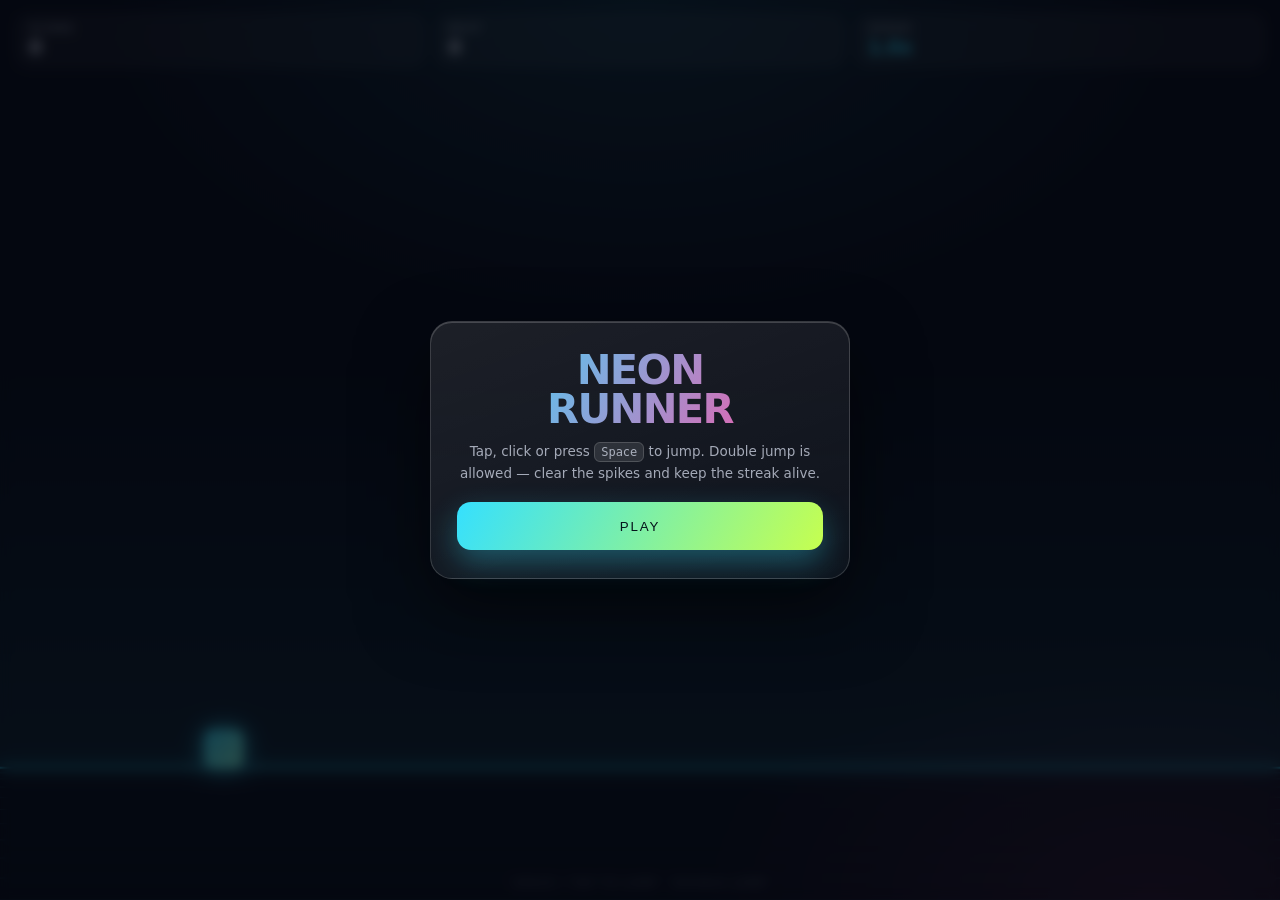
<file: gamehosting/demo/index.html>
<!DOCTYPE html>
<html lang="en">
<head>
    <meta charset="UTF-8">
    <meta name="viewport" content="width=device-width, initial-scale=1.0, user-scalable=no">
    <title>Neon Runner</title>
    <link rel="stylesheet" href="style.css">
</head>
<body>
    <div class="game">
        <header class="hud">
            <div class="hud-item"><span>SCORE</span><b id="score">0</b></div>
            <div class="hud-item"><span>BEST</span><b id="best">0</b></div>
            <div class="hud-item speed"><span>SPEED</span><b id="speed">1.0x</b></div>
        </header>
        <canvas id="game"></canvas>
        <div class="overlay" id="overlay">
            <div class="panel">
                <h1>NEON<br>RUNNER</h1>
                <p>Tap, click or press <kbd>Space</kbd> to jump. Double jump is allowed — clear the spikes and keep the streak alive.</p>
                <button id="startBtn" type="button">Play</button>
            </div>
        </div>
        <div class="hint" id="hint">space / tap to jump · double jump</div>
    </div>
    <script src="script.js"></script>
</body>
</html>
</file>
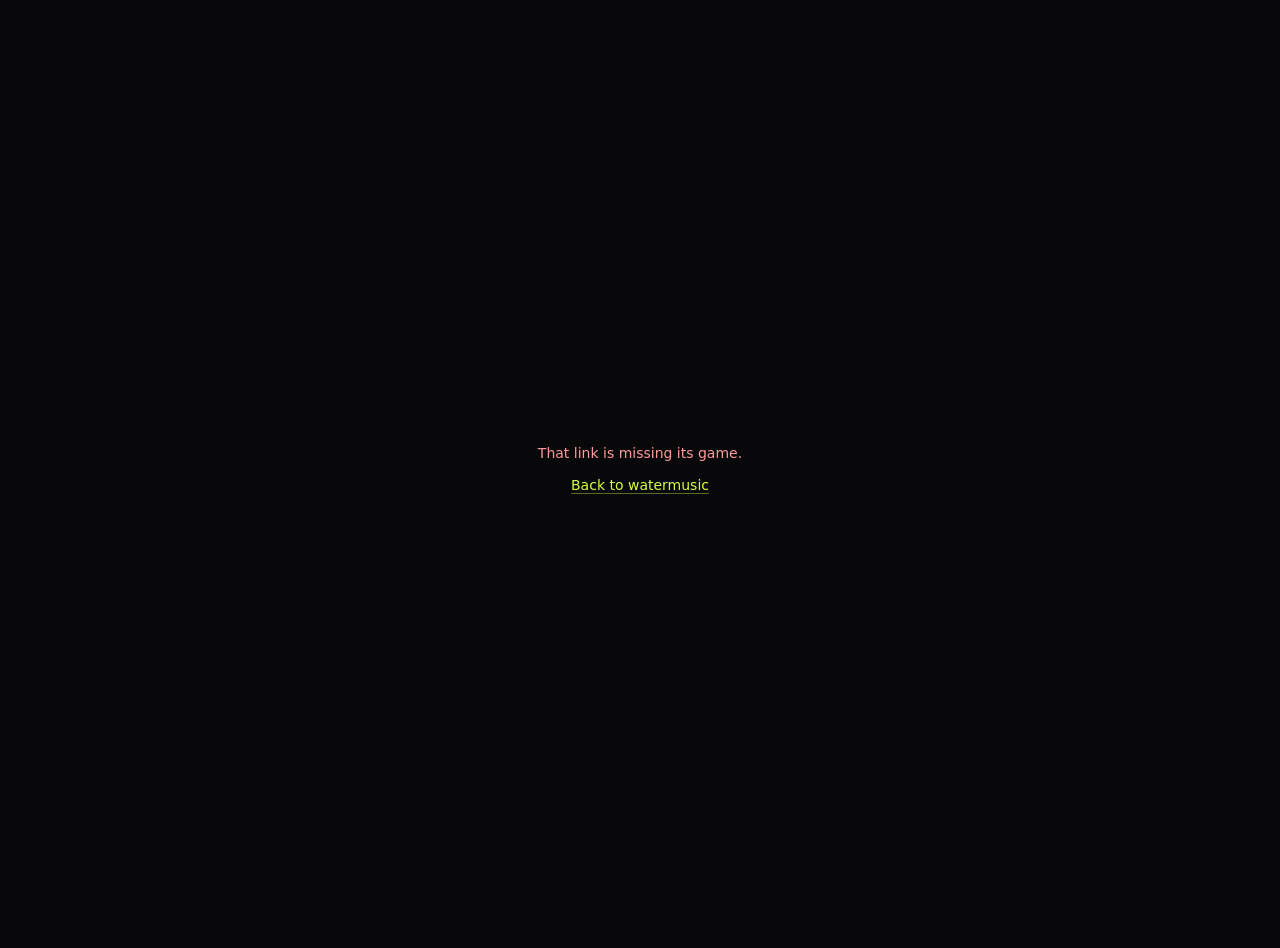
<file: fnaf.html>
<!DOCTYPE html>
<html lang="en" data-theme="midnight">
<head>
    <meta charset="UTF-8">
    <meta name="viewport" content="width=device-width, initial-scale=1.0">
    <title>Starting FNAF…</title>
    <link rel="icon" type="image/png" href="favicon.png">
    <style>
        html, body { height: 100%; }
        body {
            margin: 0; display: grid; place-items: center; text-align: center;
            background: #08080b; color: #f2f3f5; padding: 24px;
            font: 400 14px/1.6 'Outfit', system-ui, -apple-system, 'Segoe UI', sans-serif;
        }
        .spin {
            width: 26px; height: 26px; margin: 0 auto 14px; border-radius: 50%;
            border: 2px solid rgba(255,255,255,.14); border-top-color: #d7ff3e;
            animation: turn .7s linear infinite;
        }
        @keyframes turn { to { transform: rotate(360deg); } }
        p { margin: 0 0 10px; color: #9a9aa5; }
        .err { display: none; max-width: 46ch; color: #ff9a9a; }
        a { color: #d7ff3e; text-decoration: none; border-bottom: 1px solid rgba(215,255,62,.4); }
    </style>
</head>
<body>
    <div>
        <div class="spin" id="spin"></div>
        <p id="msg">Getting the game…</p>
        <p class="err" id="err"></p>
        <p><a href="./index.html" id="back">Back to watermusic</a></p>
    </div>
<script>
/* The Clickteam FNAF builds are ~2.6 GB in total, which is more than this whole
   site is allowed to hold, so they stay on a CDN. This page runs on our own
   domain and starts the game from here: the address bar never leaves the site.
   One catch: a CDN hands an .html file back as plain text, so a tab pointed at
   it would print the source, and a script tag with the wrong MIME type would be
   blocked. Fetching the page and writing it into this document fixes both. */
(function () {
    'use strict';

    var HOSTS = {
        // cdn.jsdelivr.net is already used for covers, so it is not a new domain
        jsdelivr: 'https://cdn.jsdelivr.net/gh/irv77/hd_fnaf@main/',
        // jsdelivr refuses files over 20 MB; Sister Location's resources are 36 MB
        githack: 'https://raw.githack.com/irv77/hd_fnaf/main/'
    };

    var msg = document.getElementById('msg');
    var spin = document.getElementById('spin');
    var err = document.getElementById('err');
    var params = new URLSearchParams(location.search);
    var game = String(params.get('g') || '').replace(/[^A-Za-z0-9_-]/g, '');
    var host = HOSTS[params.get('h')] || HOSTS.jsdelivr;

    function fail(text) {
        spin.style.display = 'none';
        msg.style.display = 'none';
        err.textContent = text;
        err.style.display = 'block';
    }

    if (!game) { fail('That link is missing its game.'); return; }

    /* a game that asks for "src/main.js" has to resolve it next to the game, not
       next to this page, so every document gets a <base> for the CDN folder */
    function withBase(html, dir) {
        if (/<base[\s>]/i.test(html)) return html;
        var tag = '<base href="' + dir + '">';
        if (/<head[^>]*>/i.test(html)) return html.replace(/<head[^>]*>/i, function (m) { return m + tag; });
        if (/<html[^>]*>/i.test(html)) return html.replace(/<html[^>]*>/i, function (m) { return m + '<head>' + tag + '</head>'; });
        return tag + html;
    }

    var dir = host + game + '/';
    msg.textContent = 'Getting the game…';

    fetch(dir + 'index.html', { cache: 'default' })
        .then(function (res) {
            if (!res.ok) throw new Error('HTTP ' + res.status);
            return res.text();
        })
        .then(function (html) {
            msg.textContent = 'Starting…';
            document.open();
            document.write(withBase(html, dir));
            document.close();
        })
        .catch(function (e) {
            fail('That game could not be loaded (' + (e && e.message ? e.message : 'network error') + '). ' +
                'It may be blocked on this network.');
        });
})();
</script>
</body>
</html>
</file>
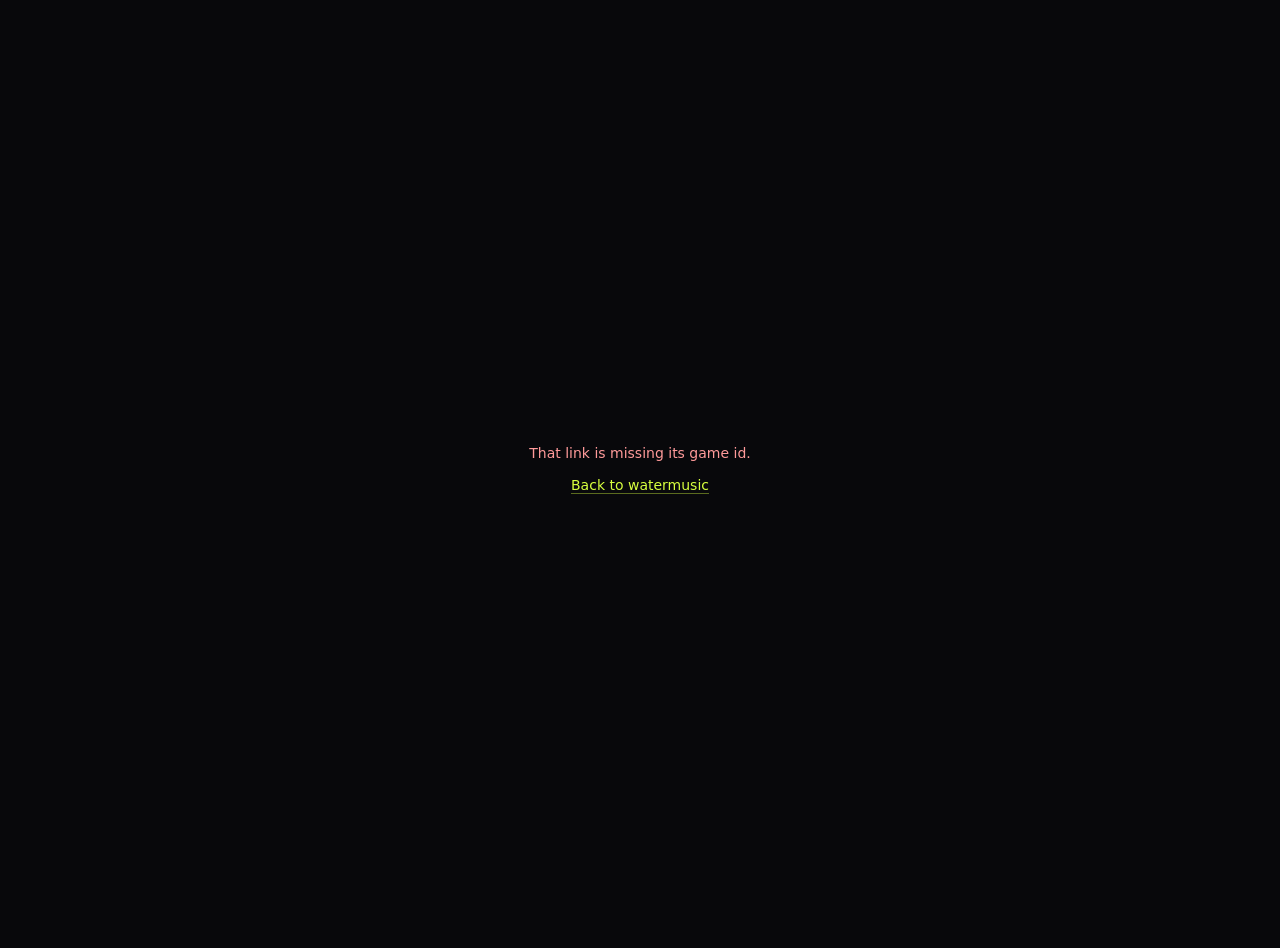
<file: play.html>
<!DOCTYPE html>
<html lang="en" data-theme="midnight">
<head>
    <meta charset="UTF-8">
    <meta name="viewport" content="width=device-width, initial-scale=1.0">
    <title>Starting game…</title>
    <link rel="icon" type="image/png" href="favicon.png">
    <style>
        html, body { height: 100%; }
        body {
            margin: 0; display: grid; place-items: center; text-align: center;
            background: #08080b; color: #f2f3f5; padding: 24px;
            font: 400 14px/1.6 'Outfit', system-ui, -apple-system, 'Segoe UI', sans-serif;
        }
        .spin {
            width: 26px; height: 26px; margin: 0 auto 14px; border-radius: 50%;
            border: 2px solid rgba(255,255,255,.14); border-top-color: #d7ff3e;
            animation: turn .7s linear infinite;
        }
        @keyframes turn { to { transform: rotate(360deg); } }
        p { margin: 0 0 10px; color: #9a9aa5; }
        .err { display: none; max-width: 44ch; color: #ff9a9a; }
        a { color: #d7ff3e; text-decoration: none; border-bottom: 1px solid rgba(215,255,62,.4); }
    </style>
</head>
<body>
    <div>
        <div class="spin" id="spin"></div>
        <p id="msg">Starting the game…</p>
        <p class="err" id="err"></p>
        <p><a href="./index.html" id="back">Back to watermusic</a></p>
    </div>
<script>
/* Old bookmarks and links point at play.html?id=NN. The games are real files on
   this server now (gamehosting/gnmath/), so this page just looks the file up in
   the manifest and sends the tab straight there. */
(function () {
    'use strict';
    var msg = document.getElementById('msg');
    var spin = document.getElementById('spin');
    var err = document.getElementById('err');
    var id = new URLSearchParams(location.search).get('id') || '';

    function fail(text) {
        spin.style.display = 'none';
        msg.style.display = 'none';
        err.textContent = text;
        err.style.display = 'block';
    }

    if (!/^\d+$/.test(id)) { fail('That link is missing its game id.'); return; }

    msg.textContent = 'Finding the game…';
    fetch('./data/zones.json', { cache: 'default' })
        .then(function (res) {
            if (!res.ok) throw new Error('HTTP ' + res.status);
            return res.json();
        })
        .then(function (list) {
            var zone = (Array.isArray(list) ? list : []).filter(function (z) { return String(z.id) === id; })[0];
            var url = zone ? String(zone.url || '').replace('{HTML_URL}', './gamehosting/gnmath').replace('{COVER_URL}', '') : '';
            if (!url || url.indexOf('gamehosting/') === -1) throw new Error('that game is no longer in the list');
            msg.textContent = 'Starting the game…';
            location.replace(url);
        })
        .catch(function (e) {
            fail('That game could not be opened (' + (e && e.message ? e.message : 'network error') + ').');
        });
})();
</script>
</body>
</html>
</file>
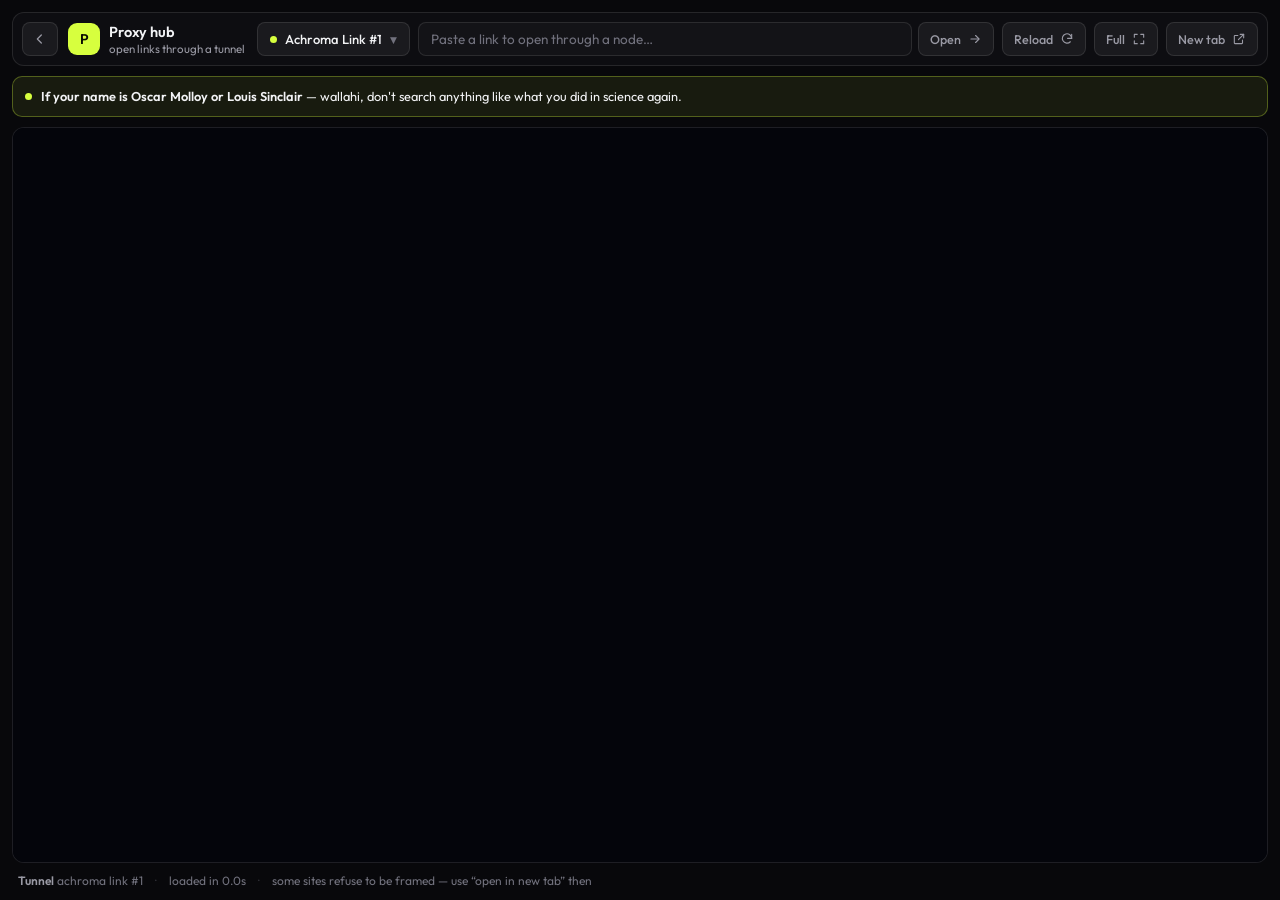
<file: proxy.html>
<!DOCTYPE html>
<html lang="en" data-theme="midnight">
<head>
    <meta charset="UTF-8">
    <meta name="viewport" content="width=device-width, initial-scale=1.0, viewport-fit=cover">
    <title>Proxy · watermusic</title>
    <meta name="theme-color" content="#05060c">
    <link rel="icon" type="image/png" href="favicon.png">
    <link rel="preconnect" href="https://fonts.googleapis.com">
    <link rel="preconnect" href="https://fonts.gstatic.com" crossorigin>
    <link href="https://fonts.googleapis.com/css2?family=Outfit:wght@200..800&family=JetBrains+Mono:wght@400..700&display=swap" rel="stylesheet">
<style>
:root{
    --bg:#08080b;
    --text:#f2f3f5;
    --text-rgb:242,243,245;
    --muted:#9a9aa5;
    --muted-2:#71717d;
    --accent:#d7ff3e;
    --accent-rgb:215,255,62;
    --accent-ink:#0a0c02;
    --glass:rgba(255,255,255,.026);
    --glass-strong:rgba(255,255,255,.055);
    --glass-solid:#0d0d11;
    --border:rgba(255,255,255,.1);
    --border-strong:rgba(255,255,255,.2);
    --blur:16px;
    --font:'Outfit', system-ui, -apple-system, 'Segoe UI', Roboto, sans-serif;
    --font-mono:'JetBrains Mono', ui-monospace, monospace;
}
html[data-theme="amoled"]{--bg:#000;--glass-solid:#070707}
html[data-theme="ocean"]{--bg:#04121c;--glass-solid:#0a1a24}
html[data-theme="light"]{
    --bg:#f3f3ef;--text:#0b0b0d;--text-rgb:11,11,13;--muted:#5b5b64;--muted-2:#71717d;
    --glass:rgba(255,255,255,.72);--glass-strong:#fff;--glass-solid:#fff;
    --border:rgba(0,0,0,.13);--border-strong:rgba(0,0,0,.28);
    --accent-ink:#0b1000;
}
*{box-sizing:border-box}
html,body{height:100%}
body{
    margin:0;background:var(--bg);color:var(--text);
    font-family:var(--font);font-size:15px;display:flex;flex-direction:column;
    overflow:hidden;-webkit-font-smoothing:antialiased;
}
::selection{background:rgba(var(--accent-rgb),.4)}
a{color:inherit;text-decoration:none}
button{font-family:inherit;color:inherit}
::-webkit-scrollbar{width:10px;height:10px}
::-webkit-scrollbar-thumb{background:rgba(var(--text-rgb),.18);border-radius:99px}

.wrap{position:relative;z-index:2;display:flex;flex-direction:column;height:100%;padding:12px;gap:10px}

/* ---------- top bar ---------- */
.bar{
    display:flex;align-items:center;gap:8px;
    padding:9px;border-radius:12px;flex:none;flex-wrap:wrap;
    background:var(--glass-solid);border:1px solid var(--border);
}
.brand{display:flex;align-items:center;gap:9px;padding:0 4px 0 2px;flex:none}
.brand .mark{
    width:32px;height:32px;border-radius:9px;display:grid;place-items:center;
    font-weight:600;font-size:14px;color:var(--accent-ink);
    background:var(--accent);
}
.brand .name{font-weight:600;font-size:14.5px;letter-spacing:-.01em;white-space:nowrap}
.brand .sub{font-size:11.5px;color:var(--muted);white-space:nowrap}

.icon-btn{
    width:36px;height:34px;flex:none;border-radius:8px;display:grid;place-items:center;
    background:var(--glass-strong);border:1px solid var(--border);
    color:var(--muted);cursor:pointer;transition:color .14s, background .14s, border-color .14s;
}
.icon-btn:hover{color:var(--text);background:rgba(var(--text-rgb),.09);border-color:var(--border-strong)}
.icon-btn svg{width:16px;height:16px}
.icon-btn.labeled{width:auto;padding:0 11px;display:inline-flex;align-items:center;gap:7px;font-size:12.5px;font-weight:500;white-space:nowrap}
.icon-btn.labeled svg{width:14px;height:14px}
.spacer{flex:1}

/* ---------- node dropdown ---------- */
.node-wrap{position:relative;flex:none}
.node-btn{
    display:flex;align-items:center;gap:8px;
    height:34px;padding:0 12px;border-radius:8px;
    background:var(--glass-strong);border:1px solid var(--border);
    color:var(--text);font-size:13px;font-weight:500;cursor:pointer;
    transition:background .14s, border-color .14s;white-space:nowrap;
}
.node-btn:hover{background:rgba(var(--text-rgb),.09);border-color:var(--border-strong)}
.status-dot{width:7px;height:7px;border-radius:50%;background:var(--accent);flex:none}
.node-btn .arrow{font-size:9px;color:var(--muted-2)}
.node-menu{
    position:absolute;left:0;top:calc(100% + 6px);z-index:40;
    min-width:250px;padding:5px;border-radius:10px;display:none;flex-direction:column;gap:2px;
    background:var(--glass-solid);border:1px solid var(--border-strong);
    box-shadow:0 22px 50px -22px rgba(0,0,0,.8);
}
.node-menu.open{display:flex}
.node-menu button{
    display:flex;align-items:center;gap:9px;width:100%;
    padding:9px 11px;border-radius:7px;border:none;background:none;
    color:var(--muted);font-size:13px;font-weight:400;text-align:left;cursor:pointer;
}
.node-menu button:hover{background:rgba(var(--text-rgb),.07);color:var(--text)}
.node-menu button.on{background:rgba(var(--text-rgb),.09);color:var(--text)}
.node-menu button .dot{width:6px;height:6px;border-radius:50%;background:var(--accent);flex:none;opacity:.45}
.node-menu button.on .dot{opacity:1}
.node-menu .url{font-size:11.5px;color:var(--muted-2);margin-left:auto}

/* ---------- custom url ---------- */
.field{display:flex;align-items:center;gap:6px;flex:1;min-width:190px}
.field input{
    flex:1;min-width:0;height:34px;padding:0 12px;border-radius:8px;
    background:var(--glass);border:1px solid var(--border);
    color:var(--text);font:400 13.5px var(--font);outline:none;
    transition:border-color .14s, background .14s;
}
.field input::placeholder{color:var(--muted-2)}
.field input:focus{border-color:var(--border-strong);background:var(--glass-strong)}

/* ---------- stage ---------- */
.stage{
    position:relative;flex:1;min-height:0;
    border-radius:12px;overflow:hidden;
    background:#04050b;border:1px solid var(--border);
}
#frame{width:100%;height:100%;border:none;display:block;background:#04050b}
.loader{
    position:absolute;inset:0;z-index:3;
    display:flex;flex-direction:column;align-items:center;justify-content:center;gap:14px;
    background:rgba(5,6,12,.97);
    color:var(--text);text-align:center;padding:24px;transition:opacity .3s;
}
.loader.hide{opacity:0;pointer-events:none}
.spinner{
    width:30px;height:30px;border-radius:50%;
    border:2px solid rgba(var(--text-rgb),.14);border-top-color:var(--accent);
    animation:spin .85s linear infinite;
}
@keyframes spin{to{transform:rotate(360deg)}}
.loader-title{font-size:14px;font-weight:600}
.loader-sub{font-size:13px;color:var(--muted);max-width:44ch;line-height:1.55}
.hint-row{display:flex;gap:8px;flex-wrap:wrap;justify-content:center;margin-top:2px}
.hint-row button{
    height:34px;padding:0 13px;border-radius:8px;
    background:var(--glass-strong);border:1px solid var(--border);
    color:var(--text);font-size:12.5px;font-weight:500;cursor:pointer;
}
.hint-row button:hover{background:rgba(var(--text-rgb),.1);border-color:var(--border-strong)}

.footbar{
    display:flex;align-items:center;gap:12px;flex-wrap:wrap;
    padding:0 6px;font-size:12px;color:var(--muted-2);flex:none;
}
.footbar b{color:var(--muted);font-weight:600}
.dot-sep{opacity:.4}

/* ---------- notice ---------- */
.notice{
    display:flex;align-items:flex-start;gap:9px;flex:none;
    padding:10px 12px;border-radius:10px;
    background:rgba(var(--accent-rgb),.08);
    border:1px solid rgba(var(--accent-rgb),.3);
    font-size:12.8px;line-height:1.5;
}
.notice p{margin:0}
.notice b{font-weight:600}
.notice-dot{width:7px;height:7px;border-radius:50%;background:var(--accent);flex:none;margin-top:6px}

@media (max-width:860px){
    .icon-btn.labeled{padding:0;width:36px;gap:0}
    .icon-btn.labeled span{display:none}
}
@media (max-width:720px){
    .wrap{padding:8px;gap:8px}
    .brand .sub{display:none}
    .node-btn span:not(.status-dot):not(.arrow){max-width:110px;overflow:hidden;text-overflow:ellipsis}
    .footbar{display:none}
    .stage{border-radius:10px}
}
</style>
</head>
<body>
<div class="wrap">
    <div class="bar glass">
        <a class="icon-btn" href="./index.html" title="Back to games" aria-label="Back to games">
            <svg viewBox="0 0 24 24" fill="none" stroke="currentColor" stroke-width="1.9" stroke-linecap="round" stroke-linejoin="round"><path d="M14 6l-6 6 6 6"/></svg>
        </a>
        <div class="brand">
            <div class="mark">P</div>
            <div>
                <div class="name">Proxy hub</div>
                <div class="sub">open links through a tunnel</div>
            </div>
        </div>

        <div class="node-wrap">
            <button class="node-btn" id="nodeBtn" type="button">
                <span class="status-dot"></span>
                <span id="nodeLabel">Select node</span>
                <span class="arrow">▼</span>
            </button>
            <div class="node-menu" id="nodeMenu"></div>
        </div>

        <div class="field">
            <input type="text" id="urlInput" placeholder="Paste a link to open through a node…" spellcheck="false" autocomplete="off" aria-label="Custom URL">
            <button class="icon-btn labeled" id="goBtn" type="button" title="Open this link through the current node">
                <span>Open</span>
                <svg viewBox="0 0 24 24" fill="none" stroke="currentColor" stroke-width="1.9" stroke-linecap="round" stroke-linejoin="round"><path d="M5 12h13"/><path d="M13 6l6 6-6 6"/></svg>
            </button>
        </div>

        <button class="icon-btn labeled" id="reloadBtn" type="button" title="Reload the current tunnel">
            <span>Reload</span>
            <svg viewBox="0 0 24 24" fill="none" stroke="currentColor" stroke-width="1.9" stroke-linecap="round" stroke-linejoin="round"><path d="M20 11a8 8 0 1 0-2.3 5.7"/><path d="M20 4v7h-7"/></svg>
        </button>
        <button class="icon-btn labeled" id="fullBtn" type="button" title="Fullscreen the tunnel">
            <span>Full</span>
            <svg viewBox="0 0 24 24" fill="none" stroke="currentColor" stroke-width="1.9" stroke-linecap="round" stroke-linejoin="round"><path d="M4 9V4h5M20 15v5h-5M15 4h5v5M9 20H4v-5"/></svg>
        </button>
        <button class="icon-btn labeled" id="popBtn" type="button" title="Open the node in its own tab">
            <span>New tab</span>
            <svg viewBox="0 0 24 24" fill="none" stroke="currentColor" stroke-width="1.9" stroke-linecap="round" stroke-linejoin="round"><path d="M14 4h6v6"/><path d="M20 4l-9 9"/><path d="M18 14v5a1 1 0 0 1-1 1H5a1 1 0 0 1-1-1V7a1 1 0 0 1 1-1h5"/></svg>
        </button>
    </div>

    <div class="notice" role="note">
        <span class="notice-dot" aria-hidden="true"></span>
        <p><b>If your name is Oscar Molloy or Louis Sinclair</b> — wallahi, don't search anything like what you did in science again.</p>
    </div>

    <div class="stage">
        <iframe id="frame" title="Proxy view" sandbox="allow-forms allow-scripts allow-same-origin allow-popups allow-popups-to-escape-sandbox allow-modals" allowfullscreen></iframe>
        <div class="loader" id="loader">
            <div class="spinner"></div>
            <div class="loader-title" id="loaderTitle">Waiting for a node…</div>
            <div class="loader-sub" id="loaderSub">Pick a node above to open a tunnel, or paste a link.</div>
            <div class="hint-row" id="hints">
                <button type="button" data-quick="1">Open node 1</button>
                <button type="button" data-quick="pop">Open in new tab</button>
            </div>
        </div>
    </div>

    <div class="footbar">
        <span><b>Tunnel</b> <span id="tunnelName">standby</span></span>
        <span class="dot-sep">·</span>
        <span id="loadTime">—</span>
        <span class="dot-sep">·</span>
        <span>some sites refuse to be framed — use “open in new tab” then</span>
    </div>
</div>

<script>
(function () {
    'use strict';
    // shares the main app's settings so theme, accent and font carry over
    var CONFIG_KEY = 'wm.config.v5';
    var LEGACY_KEY = 'wm.config.v3';
    var NODES = [
        { id: 1, name: 'Achroma Link #1', url: 'https://frost-atlas-51214.surge.sh' },
        { id: 2, name: 'Achroma Link #2', url: 'https://river-harbor-52881.surge.sh' },
        { id: 3, name: 'Achroma Link #3', url: 'https://sage-reef-64729.surge.sh' },
        { id: 4, name: 'Achroma Link #4', url: 'https://lark-flint-66405.surge.sh' },
        { id: 5, name: 'Achroma Link #5', url: 'https://palm-arch-11546.surge.sh' }
    ];

    var $ = function (id) { return document.getElementById(id); };
    var frame = $('frame');
    var loader = $('loader');
    var openedAt = 0;
    var armed = false;
    var slowTimer = null;

    /* ---- shared settings from the main app ---- */
    var config = {};
    try { config = JSON.parse(localStorage.getItem(CONFIG_KEY) || localStorage.getItem(LEGACY_KEY) || '{}') || {}; } catch (e) { config = {}; }
    function saveConfig() {
        try { localStorage.setItem(CONFIG_KEY, JSON.stringify(config)); } catch (e) { }
    }
    function hexToRgb(hex) {
        hex = String(hex || '').replace('#', '');
        if (hex.length === 3) hex = hex.split('').map(function (c) { return c + c; }).join('');
        if (!/^[0-9a-fA-F]{6}$/.test(hex)) return '124,140,255';
        var n = parseInt(hex, 16);
        return ((n >> 16) & 255) + ',' + ((n >> 8) & 255) + ',' + (n & 255);
    }
    var FONTS = {
        outfit: "'Outfit', system-ui, sans-serif",
        grotesk: "'Space Grotesk', system-ui, sans-serif",
        sora: "'Sora', system-ui, sans-serif",
        mono: "'JetBrains Mono', ui-monospace, monospace"
    };
    (function applyTheme() {
        var html = document.documentElement;
        var theme = config.theme || 'midnight';
        html.dataset.theme = theme;
        if (config.accent) {
            html.style.setProperty('--accent', config.accent);
            html.style.setProperty('--accent-rgb', hexToRgb(config.accent));
        }
        if (config.font && FONTS[config.font]) html.style.setProperty('--font', FONTS[config.font]);
        if (config.blur != null) html.style.setProperty('--blur', (config.glass === false ? 0 : config.blur) + 'px');
        if (config.blobs === false) {
            var blobs = document.querySelectorAll('.blob');
            for (var i = 0; i < blobs.length; i++) blobs[i].style.display = 'none';
        }
        if (config.grain === false) {
            var g = document.querySelector('.grain');
            if (g) g.style.display = 'none';
        }
        if (config.motion === false) {
            document.body.style.setProperty('--blur', '0px');
        }
        document.title = (config.cloakPreset && config.cloakPreset !== 'none' && config.cloakTitle)
            ? config.cloakTitle
            : 'Proxy · watermusic';
    })();

    /* ---- node handling ---- */
    var params = new URLSearchParams(location.search);
    var startNode = Number(params.get('node') || config.proxyNode || 1);
    var current = NODES.find(function (n) { return n.id === startNode; }) || NODES[0];

    function renderMenu() {
        $('nodeMenu').innerHTML = NODES.map(function (n) {
            return '<button type="button" data-node="' + n.id + '" class="' + (n.id === current.id ? 'on' : '') + '">' +
                '<span class="dot"></span>' + n.name +
                '<span class="url">#' + n.id + '</span></button>';
        }).join('');
    }

    function setNode(node, silent) {
        current = node;
        config.proxyNode = node.id;
        saveConfig();
        $('nodeLabel').textContent = node.name;
        $('tunnelName').textContent = node.name.toLowerCase();
        renderMenu();
        if (!silent) load(node.url, node.name);
    }

    function showLoader(title, sub, hints) {
        clearTimeout(slowTimer);
        loader.classList.remove('hide');
        $('loaderTitle').textContent = title;
        $('loaderSub').textContent = sub;
        var row = $('hints');
        row.innerHTML = hints || '';
        return row;
    }

    function load(url, label) {
        armed = true;
        openedAt = Date.now();
        showLoader('Opening ' + (label || 'node') + '…', 'Establishing the tunnel. First paint can take a few seconds.',
            '<button type="button" data-pop="1">Open in new tab</button><button type="button" data-stop="1">Stop</button>');
        frame.src = url;
        slowTimer = setTimeout(function () {
            if (!armed) return;
            $('loaderSub').textContent = 'Still waiting — the node may be slow. Try another node or open it in a new tab.';
        }, 9000);
    }

    function hideLoader() {
        clearTimeout(slowTimer);
        loader.classList.add('hide');
        var secs = ((Date.now() - openedAt) / 1000).toFixed(1);
        $('loadTime').textContent = 'loaded in ' + secs + 's';
    }

    frame.addEventListener('load', function () {
        if (!armed) return;
        if (!frame.src || frame.src === 'about:blank') return;
        hideLoader();
    });

    $('nodeBtn').addEventListener('click', function (e) {
        e.stopPropagation();
        $('nodeMenu').classList.toggle('open');
    });
    document.addEventListener('click', function (e) {
        if (!e.target.closest('.node-wrap')) $('nodeMenu').classList.remove('open');
    });
    $('nodeMenu').addEventListener('click', function (e) {
        var btn = e.target.closest('[data-node]');
        if (!btn) return;
        var node = NODES.find(function (n) { return n.id === Number(btn.getAttribute('data-node')); });
        $('nodeMenu').classList.remove('open');
        if (node) setNode(node);
    });

    $('reloadBtn').addEventListener('click', function () {
        if (frame.src && frame.src !== 'about:blank') {
            openedAt = Date.now();
            armed = true;
            showLoader('Reloading…', 'Refreshing the current tunnel.', '');
            frame.src = frame.src;
        } else {
            load(current.url, current.name);
        }
    });
    $('fullBtn').addEventListener('click', function () {
        var target = document.querySelector('.stage');
        if (target.requestFullscreen) target.requestFullscreen().catch(function () { });
        else if (target.webkitRequestFullscreen) target.webkitRequestFullscreen();
    });
    $('popBtn').addEventListener('click', function () {
        window.open(frame.src && frame.src !== 'about:blank' ? frame.src : current.url, '_blank', 'noopener');
    });

    function normalizeUrl(raw) {
        var value = String(raw || '').trim();
        if (!value) return '';
        if (!/^https?:\/\//i.test(value)) value = 'https://' + value;
        try { return new URL(value).href; } catch (e) { return ''; }
    }

    $('goBtn').addEventListener('click', function () {
        var url = normalizeUrl($('urlInput').value);
        if (!url) { $('urlInput').focus(); return; }
        $('tunnelName').textContent = url.replace(/^https?:\/\//, '').split('/')[0];
        load(url, 'link');
    });
    $('urlInput').addEventListener('keydown', function (e) {
        if (e.key === 'Enter') $('goBtn').click();
    });

    $('hints').addEventListener('click', function (e) {
        if (e.target.closest('[data-pop]')) {
            window.open(current.url, '_blank', 'noopener');
            return;
        }
        if (e.target.closest('[data-stop]')) {
            frame.src = 'about:blank';
            armed = false;
            showLoader('Stopped', 'Pick a node to try again.',
                '<button type="button" data-quick="1">Open node 1</button>');
            return;
        }
        if (e.target.closest('[data-quick]')) load(current.url, current.name);
    });

    /* ---- boot ---- */
    renderMenu();
    setNode(current, true);
    if (startNode) {
        load(current.url, current.name);
    } else {
        showLoader('Pick a node', 'Choose a tunnel above, or paste any link to open it.',
            '<button type="button" data-quick="1">Open ' + current.name + '</button>');
    }
})();
</script>
</body>
</html>
</file>
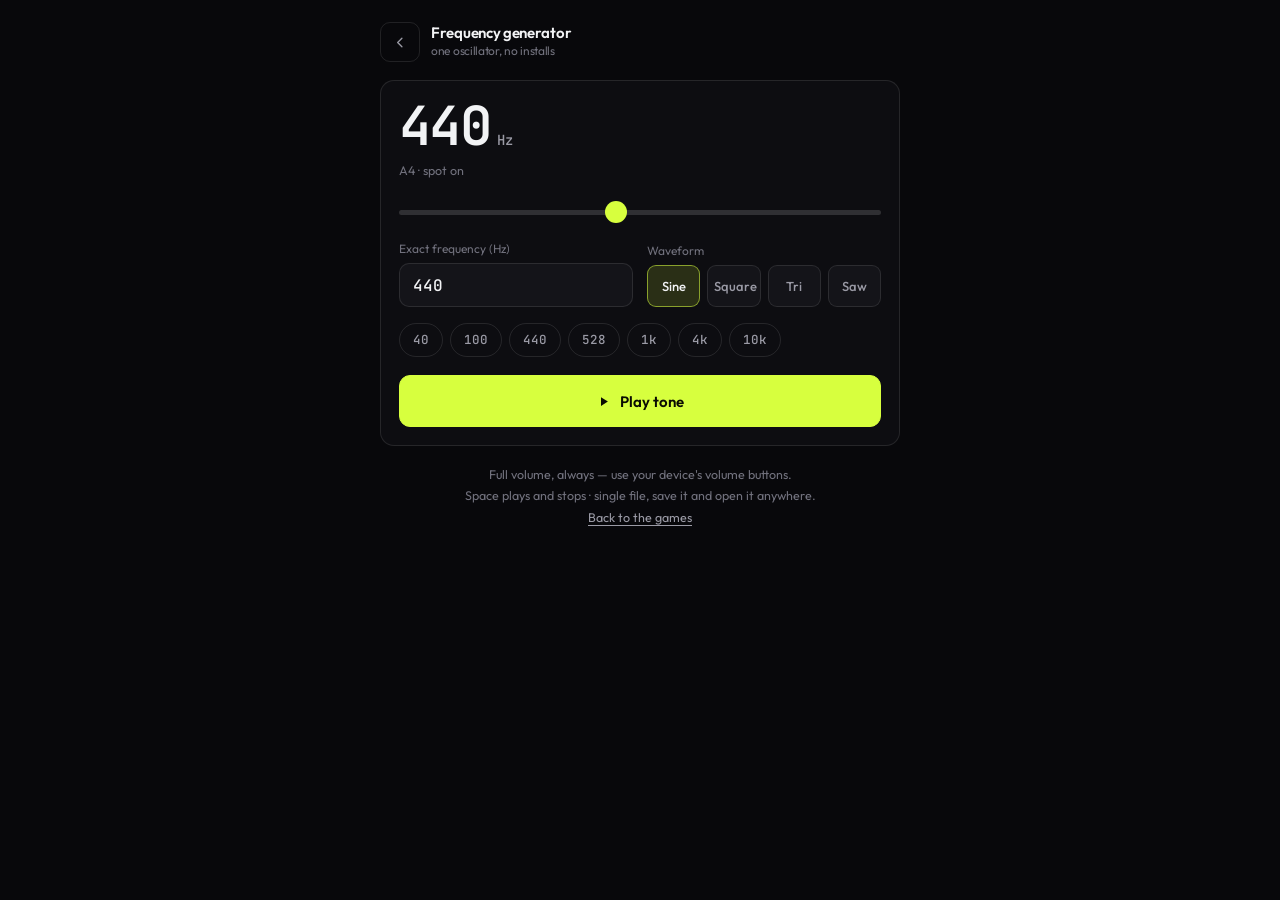
<file: downloads/frequency-generator.html>
<!DOCTYPE html>
<html lang="en">
<head>
<meta charset="UTF-8">
<meta name="viewport" content="width=device-width, initial-scale=1.0, viewport-fit=cover">
<title>Frequency generator</title>
<meta name="description" content="A single-file tone generator: pick a frequency and a waveform.">
<meta name="theme-color" content="#08080b">
<link rel="icon" type="image/png" href="../favicon.png">
<link rel="preconnect" href="https://fonts.googleapis.com">
<link rel="preconnect" href="https://fonts.gstatic.com" crossorigin>
<link href="https://fonts.googleapis.com/css2?family=Outfit:wght@200..800&family=JetBrains+Mono:wght@400..700&display=swap" rel="stylesheet">
<style>
:root{
    --bg:#08080b; --panel:#0d0d11; --panel-2:#141419;
    --ink:#f2f3f5; --dim:#9a9aa5; --dimmer:#71717d;
    --line:rgba(255,255,255,.1); --line-2:rgba(255,255,255,.2);
    --accent:#d7ff3e; --accent-rgb:215,255,62; --accent-ink:#0a0c02;
    --font:'Outfit', system-ui, -apple-system, 'Segoe UI', sans-serif;
    --mono:'JetBrains Mono', ui-monospace, monospace;
}
*{box-sizing:border-box}
html,body{min-height:100%; max-width:100%; overflow-x:hidden}
body{
    margin:0;
    padding:22px 18px calc(28px + env(safe-area-inset-bottom));
    background:var(--bg); color:var(--ink);
    font:400 15px/1.5 var(--font);
    display:flex; flex-direction:column; align-items:center;
    -webkit-font-smoothing:antialiased;
    -webkit-text-size-adjust:100%;
}
::selection{background:rgba(var(--accent-rgb),.4)}
a{color:inherit}
.wrap{width:100%; max-width:520px}

header{display:flex; align-items:center; gap:11px; margin-bottom:18px}
.back{
    width:40px; height:40px; flex:none; border-radius:10px; display:grid; place-items:center;
    border:1px solid var(--line); color:var(--dim); text-decoration:none;
}
.back:hover{color:var(--ink); border-color:var(--line-2)}
.back svg{width:17px; height:17px}
.brand{min-width:0; font:600 15px/1.25 var(--font); letter-spacing:-.02em}
.brand span{display:block; font:400 12px/1.4 var(--font); color:var(--dimmer)}

.card{
    padding:18px; border-radius:14px;
    background:var(--panel); border:1px solid var(--line);
}

.readout{
    display:flex; align-items:baseline; gap:7px;
    font:600 clamp(36px, 12vw, 54px)/1 var(--mono);
    letter-spacing:-.03em; color:var(--ink);
    white-space:nowrap;
}
.readout small{font-size:14px; font-weight:500; color:var(--dim); letter-spacing:0}
.note{margin:8px 0 16px; font:400 12.5px/1.45 var(--font); color:var(--dimmer)}

input[type=range]{
    -webkit-appearance:none; appearance:none;
    display:block; width:100%; height:34px; margin:0;
    background:transparent; cursor:pointer; touch-action:pan-y;
}
input[type=range]::-webkit-slider-runnable-track{
    height:5px; border-radius:99px; background:rgba(255,255,255,.14);
}
input[type=range]::-moz-range-track{height:5px; border-radius:99px; background:rgba(255,255,255,.14)}
input[type=range]::-webkit-slider-thumb{
    -webkit-appearance:none; appearance:none; width:22px; height:22px; margin-top:-8.5px;
    border-radius:50%; background:var(--accent); border:none;
}
input[type=range]::-moz-range-thumb{width:22px; height:22px; border:none; border-radius:50%; background:var(--accent)}

.block{margin-top:14px}
.label{margin:0 0 8px; font:400 12px/1 var(--font); color:var(--dimmer)}
.freq-input{
    width:100%; height:44px; padding:0 13px; border-radius:10px;
    background:var(--panel-2); border:1px solid var(--line);
    color:var(--ink); font:500 16px/1 var(--mono); outline:none;
    -moz-appearance:textfield;
}
.freq-input:focus{border-color:rgba(var(--accent-rgb),.55)}
.freq-input::-webkit-outer-spin-button,
.freq-input::-webkit-inner-spin-button{-webkit-appearance:none; margin:0}

.waves{display:grid; grid-template-columns:repeat(4, minmax(0,1fr)); gap:7px}
.waves button{
    height:42px; min-width:0; border-radius:9px; cursor:pointer;
    background:var(--panel-2); border:1px solid var(--line);
    color:var(--dim); font:500 13px/1 var(--font);
    transition:background .14s, border-color .14s, color .14s;
}
.waves button:hover{color:var(--ink); border-color:var(--line-2)}
.waves button.on{background:rgba(var(--accent-rgb),.14); border-color:rgba(var(--accent-rgb),.55); color:var(--ink)}

.chips{
    display:flex; gap:7px; margin-top:16px;
    overflow-x:auto; -webkit-overflow-scrolling:touch;
    padding-bottom:2px; scrollbar-width:none;
}
.chips::-webkit-scrollbar{display:none}
.chips button{
    flex:none; height:34px; padding:0 13px; border-radius:99px; cursor:pointer;
    background:transparent; border:1px solid var(--line);
    color:var(--dim); font:500 12.5px/1 var(--mono);
}
.chips button:hover{color:var(--ink); border-color:var(--line-2)}

.play{
    display:flex; align-items:center; justify-content:center; gap:9px;
    width:100%; height:52px; margin-top:16px; border-radius:11px; cursor:pointer;
    background:var(--accent); border:1px solid var(--accent);
    color:var(--accent-ink); font:600 15px/1 var(--font);
    -webkit-tap-highlight-color:transparent;
}
.play:active{transform:scale(.995)}
.play.playing{background:transparent; border-color:var(--line-2); color:var(--ink)}
.play svg{width:15px; height:15px}

.foot{margin-top:18px; font:400 12.5px/1.7 var(--font); color:var(--dimmer); text-align:center}
.foot a{color:var(--dim); text-decoration:underline; text-underline-offset:3px}
.foot a:hover{color:var(--ink)}

/* two columns only when there is room for them */
@media (min-width:440px){
    .split{display:grid; grid-template-columns:1fr 1fr; gap:14px; align-items:end}
    .split .block{margin-top:14px}
}
@media (max-width:439px){
    .split .block:first-child{margin-top:14px}
}
@media (max-width:380px){
    body{padding:16px 12px calc(24px + env(safe-area-inset-bottom))}
    .wrap{max-width:100%}
    header{margin-bottom:14px}
    .brand{font-size:14px}
    .brand span{display:none}
    .card{padding:14px; border-radius:12px}
    .readout{font-size:clamp(32px, 13vw, 44px)}
    .waves{grid-template-columns:repeat(2, minmax(0,1fr))}
    .play{height:50px; font-size:14.5px}
    .chips button{height:36px; padding:0 12px}
}
@media (prefers-reduced-motion:reduce){
    .play{transition:none}
    .play:active{transform:none}
}
</style>
</head>
<body>
<div class="wrap">
    <header>
        <a class="back" href="../index.html" title="Back to watermusic" aria-label="Back to watermusic">
            <svg viewBox="0 0 24 24" fill="none" stroke="currentColor" stroke-width="1.9" stroke-linecap="round" stroke-linejoin="round"><path d="M14 6l-6 6 6 6"/></svg>
        </a>
        <div class="brand">Frequency generator <span>one oscillator, no installs</span></div>
    </header>

    <div class="card">
        <div class="readout"><span id="readout">440</span><small>Hz</small></div>
        <p class="note" id="note">A4 · concert pitch</p>

        <input type="range" id="slider" min="0" max="1000" value="612" step="1" aria-label="Frequency">

        <div class="split">
            <div class="block">
                <p class="label">Exact frequency (Hz)</p>
                <input class="freq-input" id="number" type="number" inputmode="decimal" min="20" max="20000" step="1" value="440" aria-label="Frequency in hertz">
            </div>
            <div class="block">
                <p class="label">Waveform</p>
                <div class="waves" id="waves">
                    <button type="button" data-wave="sine" class="on">Sine</button>
                    <button type="button" data-wave="square">Square</button>
                    <button type="button" data-wave="triangle">Tri</button>
                    <button type="button" data-wave="sawtooth">Saw</button>
                </div>
            </div>
        </div>

        <div class="chips" id="chips">
            <button type="button" data-freq="40">40</button>
            <button type="button" data-freq="100">100</button>
            <button type="button" data-freq="440">440</button>
            <button type="button" data-freq="528">528</button>
            <button type="button" data-freq="1000">1k</button>
            <button type="button" data-freq="4000">4k</button>
            <button type="button" data-freq="10000">10k</button>
        </div>

        <button class="play" id="play" type="button" aria-pressed="false">
            <svg viewBox="0 0 24 24" fill="currentColor" aria-hidden="true"><path d="M8 5v14l11-7z"/></svg>
            <span id="playLabel">Play tone</span>
        </button>
    </div>

    <p class="foot">
        Full volume, always — use your device's volume buttons.<br>
        Space plays and stops · single file, save it and open it anywhere.<br>
        <a href="../index.html">Back to the games</a>
    </p>
</div>

<script>
(function () {
    'use strict';
    var MIN = 20, MAX = 20000;
    var KEY = 'wm.freq.v1';
    // fixed at 100%: no volume control by design
    var VOLUME = 1;
    var readout = document.getElementById('readout');
    var note = document.getElementById('note');
    var slider = document.getElementById('slider');
    var number = document.getElementById('number');
    var playBtn = document.getElementById('play');
    var playLabel = document.getElementById('playLabel');

    var state = { freq: 440, wave: 'sine' };
    try {
        var saved = JSON.parse(localStorage.getItem(KEY) || 'null');
        if (saved && isFinite(saved.freq)) {
            state.freq = clamp(saved.freq, MIN, MAX);
            if (typeof saved.wave === 'string') state.wave = saved.wave;
        }
    } catch (e) { }

    var ctx = null, osc = null, gain = null, playing = false;

    function clamp(v, lo, hi) { return Math.min(hi, Math.max(lo, Number(v) || lo)); }
    // the slider is logarithmic so the low end is not squeezed into a few pixels
    function toSlider(freq) { return 1000 * Math.log(freq / MIN) / Math.log(MAX / MIN); }
    function fromSlider(pos) { return MIN * Math.pow(MAX / MIN, pos / 1000); }

    var NOTES = ['C', 'C#', 'D', 'D#', 'E', 'F', 'F#', 'G', 'G#', 'A', 'A#', 'B'];
    function noteName(freq) {
        if (freq < 20 || freq > 20000) return '';
        var midi = Math.round(69 + 12 * Math.log(freq / 440) / Math.LN2);
        var cents = Math.round(1200 * Math.log(freq / (440 * Math.pow(2, (midi - 69) / 12))) / Math.LN2);
        var name = NOTES[((midi % 12) + 12) % 12] + (Math.floor(midi / 12) - 1);
        if (Math.abs(cents) < 4) return name + ' · spot on';
        return name + ' ' + (cents > 0 ? '+' : '') + cents + ' cents';
    }

    function paint() {
        readout.textContent = state.freq >= 1000
            ? (state.freq / 1000).toFixed(2).replace(/\.?0+$/, '') + 'k'
            : String(Math.round(state.freq));
        number.value = Math.round(state.freq);
        slider.value = toSlider(state.freq);
        note.textContent = noteName(state.freq) || 'very low — more felt than heard';
        document.querySelectorAll('#waves button').forEach(function (b) {
            b.classList.toggle('on', b.getAttribute('data-wave') === state.wave);
        });
        try { localStorage.setItem(KEY, JSON.stringify(state)); } catch (e) { }
    }

    function audio() {
        if (!ctx) {
            var AC = window.AudioContext || window.webkitAudioContext;
            if (!AC) return null;
            ctx = new AC();
        }
        if (ctx.state === 'suspended') ctx.resume();
        return ctx;
    }

    function start() {
        var c = audio();
        if (!c) { note.textContent = 'this browser has no audio engine'; return; }
        osc = c.createOscillator();
        gain = c.createGain();
        osc.type = state.wave;
        osc.frequency.value = state.freq;
        // ramp instead of jumping, so starting and stopping never clicks
        gain.gain.setValueAtTime(0.0001, c.currentTime);
        gain.gain.exponentialRampToValueAtTime(VOLUME, c.currentTime + 0.04);
        osc.connect(gain).connect(c.destination);
        osc.start();
        playing = true;
        playBtn.classList.add('playing');
        playBtn.setAttribute('aria-pressed', 'true');
        playLabel.textContent = 'Stop';
    }

    function stop() {
        if (!osc || !ctx) return;
        var o = osc, g = gain, c = ctx;
        osc = null; gain = null;
        try {
            g.gain.cancelScheduledValues(c.currentTime);
            g.gain.setValueAtTime(Math.max(0.0001, g.gain.value), c.currentTime);
            g.gain.exponentialRampToValueAtTime(0.0001, c.currentTime + 0.05);
            o.stop(c.currentTime + 0.07);
        } catch (e) { }
        playing = false;
        playBtn.classList.remove('playing');
        playBtn.setAttribute('aria-pressed', 'false');
        playLabel.textContent = 'Play tone';
    }

    function setFreq(value) {
        state.freq = clamp(Math.round(value), MIN, MAX);
        if (osc && ctx) osc.frequency.setTargetAtTime(state.freq, ctx.currentTime, 0.01);
        paint();
    }

    slider.addEventListener('input', function () { setFreq(fromSlider(Number(slider.value))); });
    number.addEventListener('change', function () { setFreq(number.value); paint(); });
    number.addEventListener('keydown', function (e) {
        if (e.key === 'Enter') { setFreq(number.value); e.preventDefault(); number.blur(); }
    });

    document.getElementById('waves').addEventListener('click', function (e) {
        var b = e.target.closest('[data-wave]');
        if (!b) return;
        state.wave = b.getAttribute('data-wave');
        if (osc) osc.type = state.wave;
        paint();
    });

    document.getElementById('chips').addEventListener('click', function (e) {
        var b = e.target.closest('[data-freq]');
        if (!b) return;
        setFreq(Number(b.getAttribute('data-freq')));
    });

    playBtn.addEventListener('click', function () { playing ? stop() : start(); });

    document.addEventListener('keydown', function (e) {
        if (e.code !== 'Space' && e.key !== ' ') return;
        var t = e.target;
        if (t && (t.tagName === 'INPUT' || t.tagName === 'BUTTON' || t.isContentEditable)) return;
        e.preventDefault();
        playing ? stop() : start();
    });

    window.addEventListener('pagehide', stop);
    paint();
})();
</script>
</body>
</html>
</file>
<file: gamehosting/demo/style.css>
:root{
    --bg:#070a14;
    --ink:#e9efff;
    --cyan:#35e0ff;
    --pink:#ff4fa3;
    --lime:#c6ff4f;
}
*{box-sizing:border-box}
html,body{height:100%}
body{
    margin:0;background:var(--bg);color:var(--ink);
    font-family:'Trebuchet MS', 'Segoe UI', system-ui, sans-serif;
    overflow:hidden;
    background-image:
        radial-gradient(60% 50% at 50% 0%, rgba(53,224,255,.16), transparent 70%),
        radial-gradient(50% 40% at 90% 100%, rgba(255,79,163,.14), transparent 70%);
}
.game{position:relative;height:100%;display:flex;flex-direction:column}

.hud{
    display:flex;gap:10px;padding:14px 16px 6px;
    position:relative;z-index:2;
}
.hud-item{
    flex:1;
    padding:8px 12px;border-radius:14px;
    background:rgba(255,255,255,.06);
    border:1px solid rgba(255,255,255,.11);
    backdrop-filter:blur(12px);
    display:flex;flex-direction:column;gap:2px;
}
.hud-item span{font-size:10px;letter-spacing:.16em;color:rgba(233,239,255,.55);font-weight:700}
.hud-item b{font-size:19px;letter-spacing:-.02em;font-variant-numeric:tabular-nums}
.hud-item.speed b{color:var(--cyan)}

canvas{flex:1;width:100%;display:block;touch-action:manipulation}

.overlay{
    position:absolute;inset:0;z-index:3;
    display:flex;align-items:center;justify-content:center;
    background:rgba(5,8,16,.72);
    backdrop-filter:blur(6px);
    transition:opacity .3s;
}
.overlay.hide{opacity:0;pointer-events:none}
.panel{
    width:min(420px, 88vw);
    padding:28px 26px;border-radius:22px;text-align:center;
    background:linear-gradient(160deg, rgba(255,255,255,.1), rgba(255,255,255,.04));
    border:1px solid rgba(255,255,255,.16);
    box-shadow:0 30px 70px rgba(0,0,0,.55), inset 0 1px 0 rgba(255,255,255,.18);
}
.panel h1{
    margin:0 0 12px;font-size:clamp(1.8rem, 7vw, 2.6rem);line-height:.95;
    letter-spacing:-.04em;font-weight:800;
    background:linear-gradient(120deg, var(--cyan), var(--pink));
    -webkit-background-clip:text;background-clip:text;color:transparent;
}
.panel p{margin:0 0 18px;font-size:13.5px;line-height:1.6;color:rgba(233,239,255,.68)}
.panel kbd{
    font-family:ui-monospace, monospace;font-size:12px;
    padding:2px 6px;border-radius:6px;
    background:rgba(255,255,255,.1);border:1px solid rgba(255,255,255,.16);
}
.panel button{
    width:100%;height:48px;border-radius:14px;border:none;cursor:pointer;
    font:800 14px/1 inherit;letter-spacing:.14em;text-transform:uppercase;
    color:#05121a;
    background:linear-gradient(120deg, var(--cyan), var(--lime));
    box-shadow:0 12px 30px rgba(53,224,255,.32);
    transition:transform .16s, filter .16s;
}
.panel button:hover{transform:translateY(-2px);filter:brightness(1.08)}
.panel button:active{transform:translateY(0)}

.hint{
    position:absolute;left:0;right:0;bottom:10px;z-index:2;
    text-align:center;font-size:11px;letter-spacing:.14em;text-transform:uppercase;
    color:rgba(233,239,255,.38);
}
.hint.hide{opacity:0}
</file>
